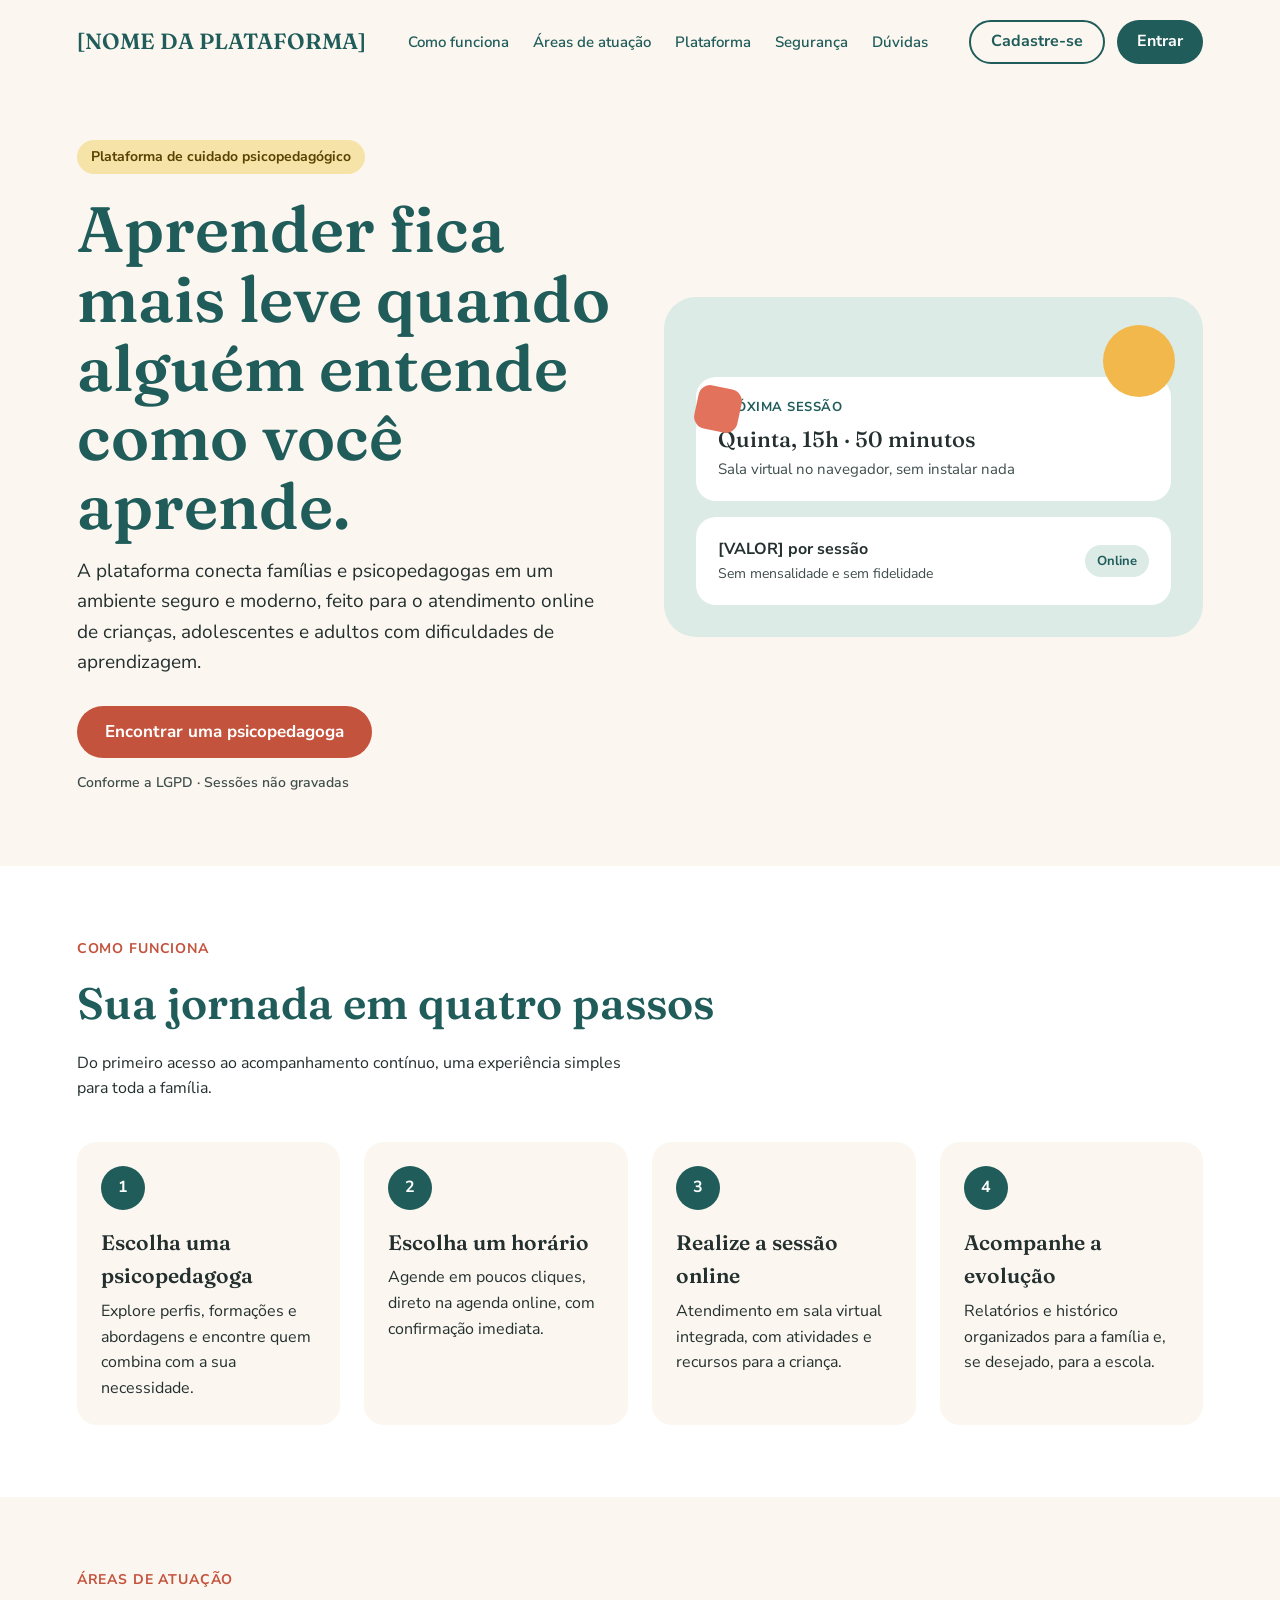
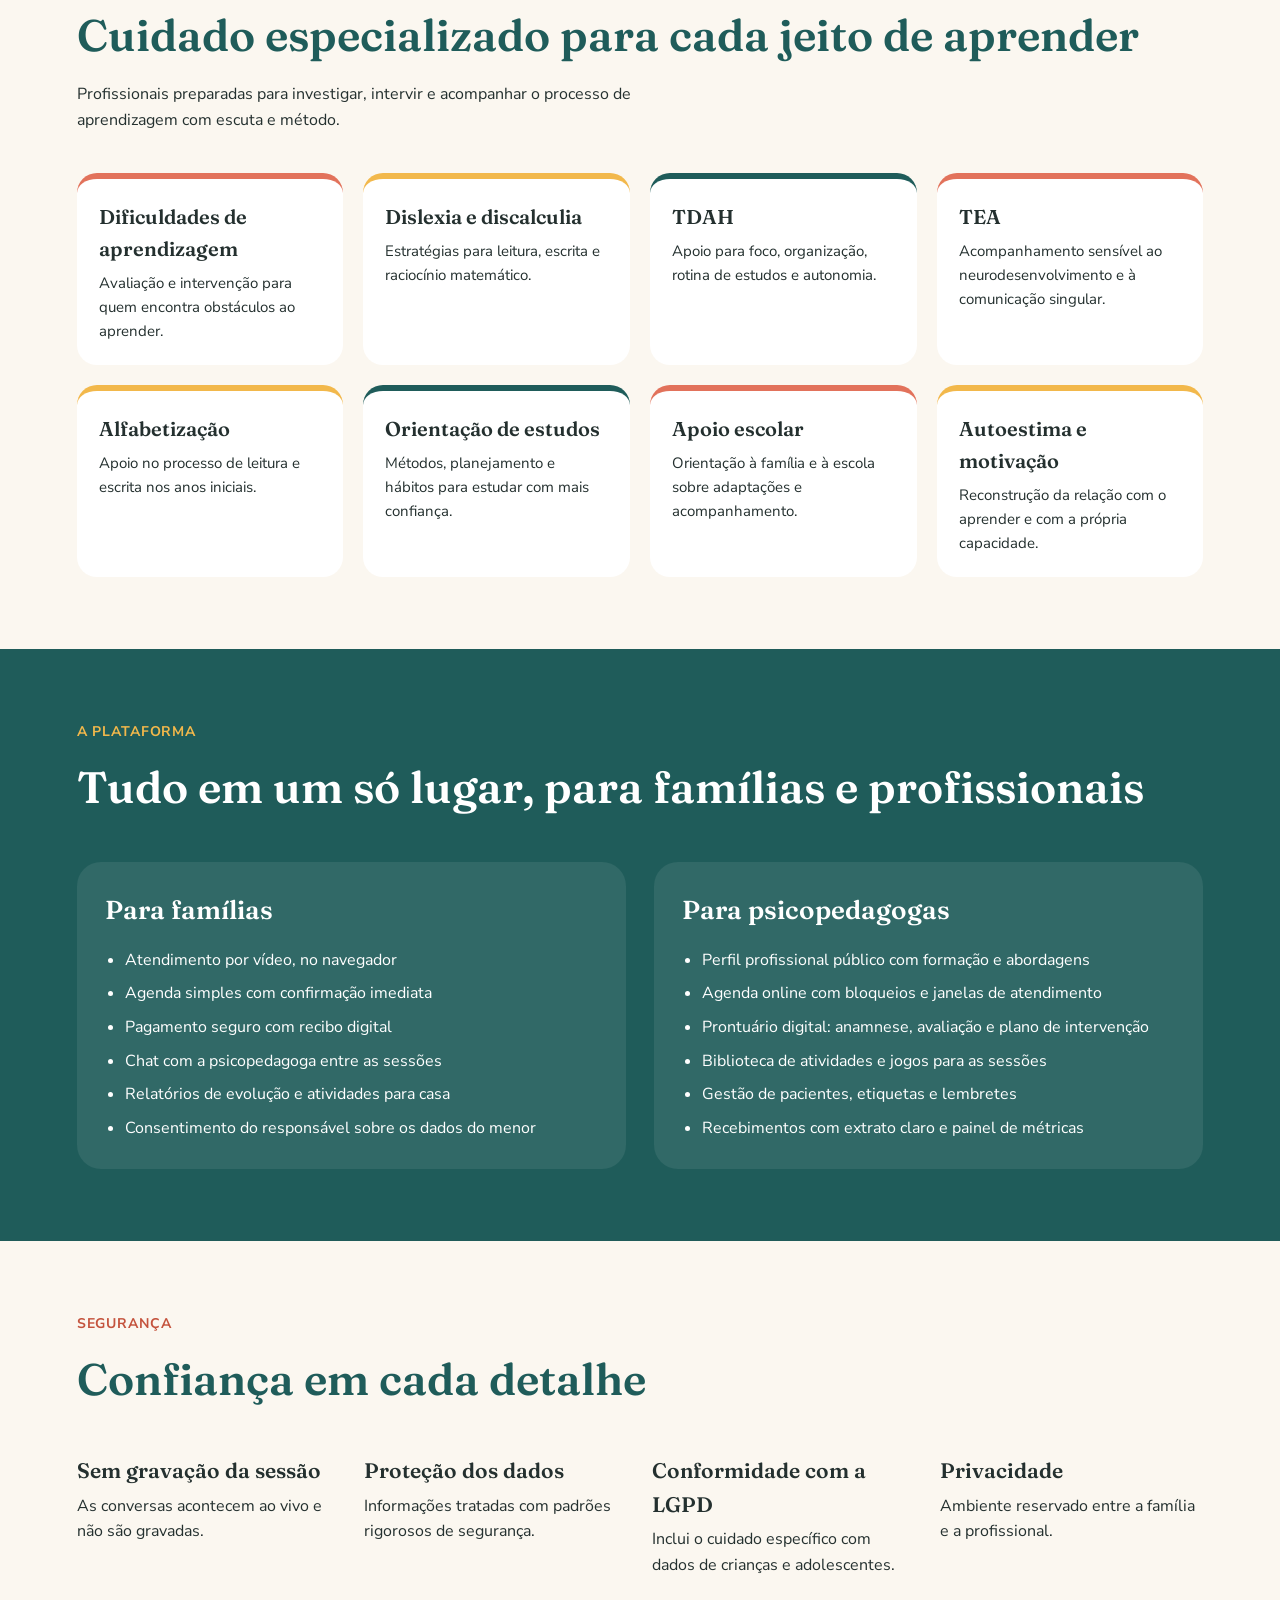
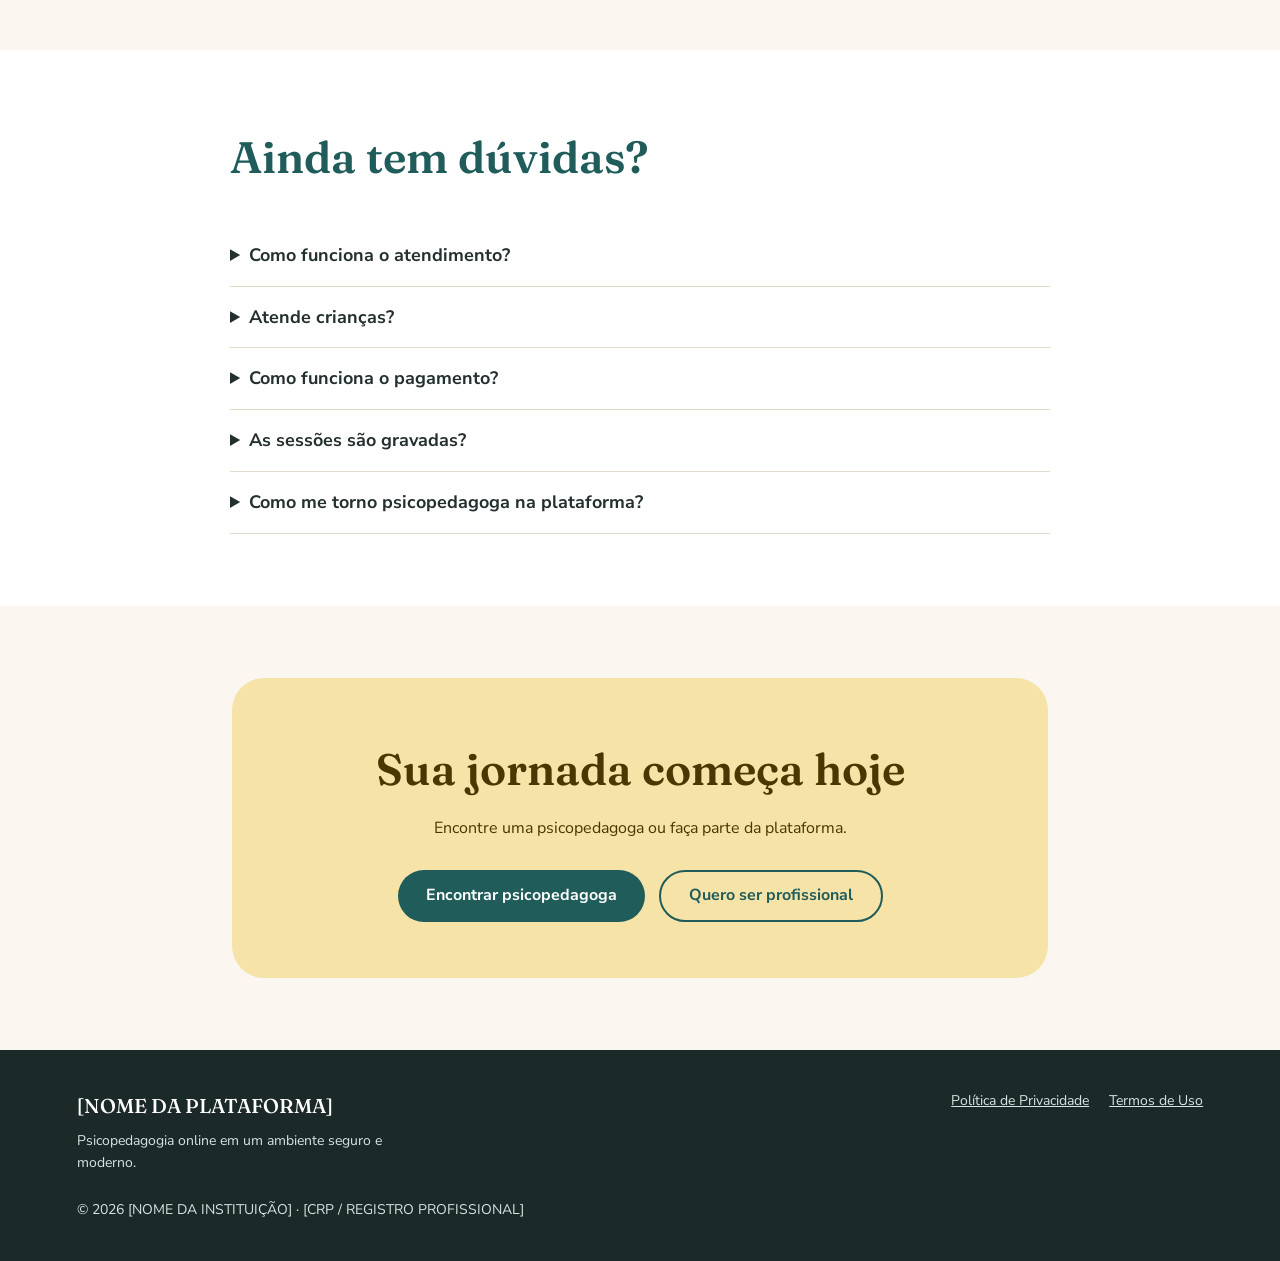
<file: landing.html>
<!DOCTYPE html>
<html lang="pt-BR">
<head>
  <meta charset="UTF-8">
  <link rel="icon" type="image/png" href="favicon-katia.png">
  <meta name="viewport" content="width=device-width, initial-scale=1">
  <title>Plataforma de Psicopedagogia</title>
  <link rel="stylesheet" href="CSS/landing.css">
</head>
<body>
  <div class="st-1" data-canvas-width="1360" data-canvas-height="3400" data-document-role="page" data-label="Landing page">
    <header class="st-2">
      <a href="#top" class="st-3">[NOME DA PLATAFORMA]</a>
      <nav class="st-4">
        <a href="#como-funciona" class="st-5">Como funciona</a> <a href="#areas" class="st-5">Áreas de atuação</a> <a href="#plataforma" class="st-5">Plataforma</a> <a href="#seguranca" class="st-5">Segurança</a> <a href="#faq" class="st-5">Dúvidas</a>
      </nav>
      <div class="st-6">
        <a href="#cadastro" class="st-7">Cadastre-se</a> <a href="#entrar" class="st-8">Entrar</a>
      </div>
    </header>
    <section id="top" class="st-9">
      <div>
        <div class="st-10">
          Plataforma de cuidado psicopedagógico
        </div>
        <h1 class="st-11">Aprender fica mais leve quando alguém entende como você aprende.</h1> <p class="st-12">A plataforma conecta famílias e psicopedagogas em um ambiente seguro e moderno, feito para o atendimento online de crianças, adolescentes e adultos com dificuldades de aprendizagem.</p>
        <div class="st-13">
          <a href="#cadastro" class="st-14">Encontrar uma psicopedagoga</a> <span class="st-15">Conforme a LGPD · Sessões não gravadas</span>
        </div>
      </div>
      <div class="st-16">
        <div class="st-17">
        </div>
        <div class="st-18">
        </div>
        <div class="st-19">
          <div class="st-20">
            PRÓXIMA SESSÃO
          </div>
          <div class="st-21">
            Quinta, 15h · 50 minutos
          </div>
          <div class="st-22">
            Sala virtual no navegador, sem instalar nada
          </div>
        </div>
        <div class="st-23">
          <div>
            <div class="st-24">
              [VALOR] por sessão
            </div>
            <div class="st-25">
              Sem mensalidade e sem fidelidade
            </div>
          </div>
          <div class="st-26">
            Online
          </div>
        </div>
      </div>
    </section>
    <section id="como-funciona" class="st-27">
      <div class="st-28">
        <div class="st-29">
          COMO FUNCIONA
        </div>
        <h2 class="st-30">Sua jornada em quatro passos</h2> <p class="st-31">Do primeiro acesso ao acompanhamento contínuo, uma experiência simples para toda a família.</p>
        <div class="st-32">
          <div class="st-33">
            <div class="st-34">
              1
            </div>
            <h3 class="st-35">Escolha uma psicopedagoga</h3><p class="st-36">Explore perfis, formações e abordagens e encontre quem combina com a sua necessidade.</p>
          </div>
          <div class="st-33">
            <div class="st-34">
              2
            </div>
            <h3 class="st-35">Escolha um horário</h3><p class="st-36">Agende em poucos cliques, direto na agenda online, com confirmação imediata.</p>
          </div>
          <div class="st-33">
            <div class="st-34">
              3
            </div>
            <h3 class="st-35">Realize a sessão online</h3><p class="st-36">Atendimento em sala virtual integrada, com atividades e recursos para a criança.</p>
          </div>
          <div class="st-33">
            <div class="st-34">
              4
            </div>
            <h3 class="st-35">Acompanhe a evolução</h3><p class="st-36">Relatórios e histórico organizados para a família e, se desejado, para a escola.</p>
          </div>
        </div>
      </div>
    </section>
    <section id="areas" class="st-37">
      <div class="st-28">
        <div class="st-29">
          ÁREAS DE ATUAÇÃO
        </div>
        <h2 class="st-30">Cuidado especializado para cada jeito de aprender</h2> <p class="st-38">Profissionais preparadas para investigar, intervir e acompanhar o processo de aprendizagem com escuta e método.</p>
        <div class="st-39">
          <div class="st-40">
            <h3 class="st-41">Dificuldades de aprendizagem</h3><p class="st-42">Avaliação e intervenção para quem encontra obstáculos ao aprender.</p>
          </div>
          <div class="st-43">
            <h3 class="st-41">Dislexia e discalculia</h3><p class="st-42">Estratégias para leitura, escrita e raciocínio matemático.</p>
          </div>
          <div class="st-44">
            <h3 class="st-41">TDAH</h3><p class="st-42">Apoio para foco, organização, rotina de estudos e autonomia.</p>
          </div>
          <div class="st-40">
            <h3 class="st-41">TEA</h3><p class="st-42">Acompanhamento sensível ao neurodesenvolvimento e à comunicação singular.</p>
          </div>
          <div class="st-43">
            <h3 class="st-41">Alfabetização</h3><p class="st-42">Apoio no processo de leitura e escrita nos anos iniciais.</p>
          </div>
          <div class="st-44">
            <h3 class="st-41">Orientação de estudos</h3><p class="st-42">Métodos, planejamento e hábitos para estudar com mais confiança.</p>
          </div>
          <div class="st-40">
            <h3 class="st-41">Apoio escolar</h3><p class="st-42">Orientação à família e à escola sobre adaptações e acompanhamento.</p>
          </div>
          <div class="st-43">
            <h3 class="st-41">Autoestima e motivação</h3><p class="st-42">Reconstrução da relação com o aprender e com a própria capacidade.</p>
          </div>
        </div>
      </div>
    </section>
    <section id="plataforma" class="st-45">
      <div class="st-28">
        <div class="st-46">
          A PLATAFORMA
        </div>
        <h2 class="st-47">Tudo em um só lugar, para famílias e profissionais</h2>
        <div class="st-48">
          <div class="st-49">
            <h3 class="st-50">Para famílias</h3>
            <ul class="st-51">
              <li>
                Atendimento por vídeo, no navegador
              </li>
              <li>
                Agenda simples com confirmação imediata
              </li>
              <li>
                Pagamento seguro com recibo digital
              </li>
              <li>
                Chat com a psicopedagoga entre as sessões
              </li>
              <li>
                Relatórios de evolução e atividades para casa
              </li>
              <li>
                Consentimento do responsável sobre os dados do menor
              </li>
            </ul>
          </div>
          <div class="st-49">
            <h3 class="st-50">Para psicopedagogas</h3>
            <ul class="st-51">
              <li>
                Perfil profissional público com formação e abordagens
              </li>
              <li>
                Agenda online com bloqueios e janelas de atendimento
              </li>
              <li>
                Prontuário digital: anamnese, avaliação e plano de intervenção
              </li>
              <li>
                Biblioteca de atividades e jogos para as sessões
              </li>
              <li>
                Gestão de pacientes, etiquetas e lembretes
              </li>
              <li>
                Recebimentos com extrato claro e painel de métricas
              </li>
            </ul>
          </div>
        </div>
      </div>
    </section>
    <section id="seguranca" class="st-37">
      <div class="st-28">
        <div class="st-29">
          SEGURANÇA
        </div>
        <h2 class="st-52">Confiança em cada detalhe</h2>
        <div class="st-32">
          <div>
            <h3 class="st-53">Sem gravação da sessão</h3><p class="st-36">As conversas acontecem ao vivo e não são gravadas.</p>
          </div>
          <div>
            <h3 class="st-53">Proteção dos dados</h3><p class="st-36">Informações tratadas com padrões rigorosos de segurança.</p>
          </div>
          <div>
            <h3 class="st-53">Conformidade com a LGPD</h3><p class="st-36">Inclui o cuidado específico com dados de crianças e adolescentes.</p>
          </div>
          <div>
            <h3 class="st-53">Privacidade</h3><p class="st-36">Ambiente reservado entre a família e a profissional.</p>
          </div>
        </div>
      </div>
    </section>
    <section id="faq" class="st-27">
      <div class="st-54">
        <h2 class="st-55">Ainda tem dúvidas?</h2>
        <details class="st-56">
          <summary class="st-57">Como funciona o atendimento?</summary><p class="st-58">Os atendimentos acontecem online, em uma sala virtual integrada. Você escolhe a profissional, agenda um horário e realiza a sessão pelo navegador.</p>
        </details>
        <details class="st-56">
          <summary class="st-57">Atende crianças?</summary><p class="st-58">Sim. O cadastro é feito pelo responsável, que acompanha o processo e autoriza o tratamento dos dados da criança ou do adolescente.</p>
        </details>
        <details class="st-56">
          <summary class="st-57">Como funciona o pagamento?</summary><p class="st-58">O pagamento é feito online, a cada sessão agendada, sem mensalidade. O valor vigente é sempre o exibido no momento do agendamento. [DEFINIR POLÍTICA DE CANCELAMENTO]</p>
        </details>
        <details class="st-56">
          <summary class="st-57">As sessões são gravadas?</summary><p class="st-58">Não. As sessões acontecem ao vivo e não são gravadas, preservando o sigilo.</p>
        </details>
        <details class="st-56">
          <summary class="st-57">Como me torno psicopedagoga na plataforma?</summary><p class="st-58">Basta se cadastrar, montar seu perfil profissional e passar a receber pacientes com agenda, prontuário e recebimentos integrados.</p>
        </details>
      </div>
    </section>
    <section id="cadastro" class="st-59">
      <div class="st-60">
        <h2 class="st-61">Sua jornada começa hoje</h2> <p class="st-62">Encontre uma psicopedagoga ou faça parte da plataforma.</p>
        <div class="st-63">
          <a href="#entrar" class="st-64">Encontrar psicopedagoga</a> <a href="#entrar" class="st-65">Quero ser profissional</a>
        </div>
      </div>
    </section>
    <footer class="st-66">
      <div class="st-67">
        <div class="st-68">
          [NOME DA PLATAFORMA]
        </div>
        <p class="st-69">Psicopedagogia online em um ambiente seguro e moderno.</p>
      </div>
      <div class="st-70">
        <a href="#politica" class="st-71">Política de Privacidade</a><a href="#termos" class="st-71">Termos de Uso</a>
      </div>
      <div class="st-72">
        © 2026 [NOME DA INSTITUIÇÃO] · [CRP / REGISTRO PROFISSIONAL]
      </div>
    </footer>
  </div>
</body>
</html>
</file>
<file: CSS/landing.css>
/* Landing page: fontes, responsivo e estilos das seções */

/* vietnamese */
@font-face {
  font-family: 'Fraunces';
  font-style: normal;
  font-weight: 500;
  font-display: swap;
  src: url(https://fonts.gstatic.com/s/fraunces/v38/6NUu8FyLNQOQZAnv9bYEvDiIdE9Ea92uemAk_WBq8U_9v0c2Wa0K7iN7hzFUPJH58nib14c0qv86Rg.woff2) format('woff2');
  unicode-range: U+0102-0103, U+0110-0111, U+0128-0129, U+0168-0169, U+01A0-01A1, U+01AF-01B0, U+0300-0301, U+0303-0304, U+0308-0309, U+0323, U+0329, U+1EA0-1EF9, U+20AB;
}
/* latin-ext */
@font-face {
  font-family: 'Fraunces';
  font-style: normal;
  font-weight: 500;
  font-display: swap;
  src: url(https://fonts.gstatic.com/s/fraunces/v38/6NUu8FyLNQOQZAnv9bYEvDiIdE9Ea92uemAk_WBq8U_9v0c2Wa0K7iN7hzFUPJH58nib14c1qv86Rg.woff2) format('woff2');
  unicode-range: U+0100-02BA, U+02BD-02C5, U+02C7-02CC, U+02CE-02D7, U+02DD-02FF, U+0304, U+0308, U+0329, U+1D00-1DBF, U+1E00-1E9F, U+1EF2-1EFF, U+2020, U+20A0-20AB, U+20AD-20C4, U+2113, U+2C60-2C7F, U+A720-A7FF;
}
/* latin */
@font-face {
  font-family: 'Fraunces';
  font-style: normal;
  font-weight: 500;
  font-display: swap;
  src: url("../fonts/fraunces-latin.woff2") format('woff2');
  unicode-range: U+0000-00FF, U+0131, U+0152-0153, U+02BB-02BC, U+02C6, U+02DA, U+02DC, U+0304, U+0308, U+0329, U+2000-206F, U+20AC, U+2122, U+2191, U+2193, U+2212, U+2215, U+FEFF, U+FFFD;
}
/* vietnamese */
@font-face {
  font-family: 'Fraunces';
  font-style: normal;
  font-weight: 600;
  font-display: swap;
  src: url(https://fonts.gstatic.com/s/fraunces/v38/6NUu8FyLNQOQZAnv9bYEvDiIdE9Ea92uemAk_WBq8U_9v0c2Wa0K7iN7hzFUPJH58nib14c0qv86Rg.woff2) format('woff2');
  unicode-range: U+0102-0103, U+0110-0111, U+0128-0129, U+0168-0169, U+01A0-01A1, U+01AF-01B0, U+0300-0301, U+0303-0304, U+0308-0309, U+0323, U+0329, U+1EA0-1EF9, U+20AB;
}
/* latin-ext */
@font-face {
  font-family: 'Fraunces';
  font-style: normal;
  font-weight: 600;
  font-display: swap;
  src: url(https://fonts.gstatic.com/s/fraunces/v38/6NUu8FyLNQOQZAnv9bYEvDiIdE9Ea92uemAk_WBq8U_9v0c2Wa0K7iN7hzFUPJH58nib14c1qv86Rg.woff2) format('woff2');
  unicode-range: U+0100-02BA, U+02BD-02C5, U+02C7-02CC, U+02CE-02D7, U+02DD-02FF, U+0304, U+0308, U+0329, U+1D00-1DBF, U+1E00-1E9F, U+1EF2-1EFF, U+2020, U+20A0-20AB, U+20AD-20C4, U+2113, U+2C60-2C7F, U+A720-A7FF;
}
/* latin */
@font-face {
  font-family: 'Fraunces';
  font-style: normal;
  font-weight: 600;
  font-display: swap;
  src: url("../fonts/fraunces-latin.woff2") format('woff2');
  unicode-range: U+0000-00FF, U+0131, U+0152-0153, U+02BB-02BC, U+02C6, U+02DA, U+02DC, U+0304, U+0308, U+0329, U+2000-206F, U+20AC, U+2122, U+2191, U+2193, U+2212, U+2215, U+FEFF, U+FFFD;
}
/* cyrillic-ext */
@font-face {
  font-family: 'Nunito Sans';
  font-style: normal;
  font-weight: 400;
  font-stretch: 100%;
  font-display: swap;
  src: url(https://fonts.gstatic.com/s/nunitosans/v19/pe0TMImSLYBIv1o4X1M8ce2xCx3yop4tQpF_MeTm0lfGWVpNn64CL7U8upHZIbMV51Q42ptCp7t4R-tCKQ.woff2) format('woff2');
  unicode-range: U+0460-052F, U+1C80-1C8A, U+20B4, U+2DE0-2DFF, U+A640-A69F, U+FE2E-FE2F;
}
/* cyrillic */
@font-face {
  font-family: 'Nunito Sans';
  font-style: normal;
  font-weight: 400;
  font-stretch: 100%;
  font-display: swap;
  src: url(https://fonts.gstatic.com/s/nunitosans/v19/pe0TMImSLYBIv1o4X1M8ce2xCx3yop4tQpF_MeTm0lfGWVpNn64CL7U8upHZIbMV51Q42ptCp7txR-tCKQ.woff2) format('woff2');
  unicode-range: U+0301, U+0400-045F, U+0490-0491, U+04B0-04B1, U+2116;
}
/* vietnamese */
@font-face {
  font-family: 'Nunito Sans';
  font-style: normal;
  font-weight: 400;
  font-stretch: 100%;
  font-display: swap;
  src: url(https://fonts.gstatic.com/s/nunitosans/v19/pe0TMImSLYBIv1o4X1M8ce2xCx3yop4tQpF_MeTm0lfGWVpNn64CL7U8upHZIbMV51Q42ptCp7t6R-tCKQ.woff2) format('woff2');
  unicode-range: U+0102-0103, U+0110-0111, U+0128-0129, U+0168-0169, U+01A0-01A1, U+01AF-01B0, U+0300-0301, U+0303-0304, U+0308-0309, U+0323, U+0329, U+1EA0-1EF9, U+20AB;
}
/* latin-ext */
@font-face {
  font-family: 'Nunito Sans';
  font-style: normal;
  font-weight: 400;
  font-stretch: 100%;
  font-display: swap;
  src: url(https://fonts.gstatic.com/s/nunitosans/v19/pe0TMImSLYBIv1o4X1M8ce2xCx3yop4tQpF_MeTm0lfGWVpNn64CL7U8upHZIbMV51Q42ptCp7t7R-tCKQ.woff2) format('woff2');
  unicode-range: U+0100-02BA, U+02BD-02C5, U+02C7-02CC, U+02CE-02D7, U+02DD-02FF, U+0304, U+0308, U+0329, U+1D00-1DBF, U+1E00-1E9F, U+1EF2-1EFF, U+2020, U+20A0-20AB, U+20AD-20C4, U+2113, U+2C60-2C7F, U+A720-A7FF;
}
/* latin */
@font-face {
  font-family: 'Nunito Sans';
  font-style: normal;
  font-weight: 400;
  font-stretch: 100%;
  font-display: swap;
  src: url("../fonts/nunito-sans-latin.woff2") format('woff2');
  unicode-range: U+0000-00FF, U+0131, U+0152-0153, U+02BB-02BC, U+02C6, U+02DA, U+02DC, U+0304, U+0308, U+0329, U+2000-206F, U+20AC, U+2122, U+2191, U+2193, U+2212, U+2215, U+FEFF, U+FFFD;
}
/* cyrillic-ext */
@font-face {
  font-family: 'Nunito Sans';
  font-style: normal;
  font-weight: 600;
  font-stretch: 100%;
  font-display: swap;
  src: url(https://fonts.gstatic.com/s/nunitosans/v19/pe0TMImSLYBIv1o4X1M8ce2xCx3yop4tQpF_MeTm0lfGWVpNn64CL7U8upHZIbMV51Q42ptCp7t4R-tCKQ.woff2) format('woff2');
  unicode-range: U+0460-052F, U+1C80-1C8A, U+20B4, U+2DE0-2DFF, U+A640-A69F, U+FE2E-FE2F;
}
/* cyrillic */
@font-face {
  font-family: 'Nunito Sans';
  font-style: normal;
  font-weight: 600;
  font-stretch: 100%;
  font-display: swap;
  src: url(https://fonts.gstatic.com/s/nunitosans/v19/pe0TMImSLYBIv1o4X1M8ce2xCx3yop4tQpF_MeTm0lfGWVpNn64CL7U8upHZIbMV51Q42ptCp7txR-tCKQ.woff2) format('woff2');
  unicode-range: U+0301, U+0400-045F, U+0490-0491, U+04B0-04B1, U+2116;
}
/* vietnamese */
@font-face {
  font-family: 'Nunito Sans';
  font-style: normal;
  font-weight: 600;
  font-stretch: 100%;
  font-display: swap;
  src: url(https://fonts.gstatic.com/s/nunitosans/v19/pe0TMImSLYBIv1o4X1M8ce2xCx3yop4tQpF_MeTm0lfGWVpNn64CL7U8upHZIbMV51Q42ptCp7t6R-tCKQ.woff2) format('woff2');
  unicode-range: U+0102-0103, U+0110-0111, U+0128-0129, U+0168-0169, U+01A0-01A1, U+01AF-01B0, U+0300-0301, U+0303-0304, U+0308-0309, U+0323, U+0329, U+1EA0-1EF9, U+20AB;
}
/* latin-ext */
@font-face {
  font-family: 'Nunito Sans';
  font-style: normal;
  font-weight: 600;
  font-stretch: 100%;
  font-display: swap;
  src: url(https://fonts.gstatic.com/s/nunitosans/v19/pe0TMImSLYBIv1o4X1M8ce2xCx3yop4tQpF_MeTm0lfGWVpNn64CL7U8upHZIbMV51Q42ptCp7t7R-tCKQ.woff2) format('woff2');
  unicode-range: U+0100-02BA, U+02BD-02C5, U+02C7-02CC, U+02CE-02D7, U+02DD-02FF, U+0304, U+0308, U+0329, U+1D00-1DBF, U+1E00-1E9F, U+1EF2-1EFF, U+2020, U+20A0-20AB, U+20AD-20C4, U+2113, U+2C60-2C7F, U+A720-A7FF;
}
/* latin */
@font-face {
  font-family: 'Nunito Sans';
  font-style: normal;
  font-weight: 600;
  font-stretch: 100%;
  font-display: swap;
  src: url("../fonts/nunito-sans-latin.woff2") format('woff2');
  unicode-range: U+0000-00FF, U+0131, U+0152-0153, U+02BB-02BC, U+02C6, U+02DA, U+02DC, U+0304, U+0308, U+0329, U+2000-206F, U+20AC, U+2122, U+2191, U+2193, U+2212, U+2215, U+FEFF, U+FFFD;
}
/* cyrillic-ext */
@font-face {
  font-family: 'Nunito Sans';
  font-style: normal;
  font-weight: 700;
  font-stretch: 100%;
  font-display: swap;
  src: url(https://fonts.gstatic.com/s/nunitosans/v19/pe0TMImSLYBIv1o4X1M8ce2xCx3yop4tQpF_MeTm0lfGWVpNn64CL7U8upHZIbMV51Q42ptCp7t4R-tCKQ.woff2) format('woff2');
  unicode-range: U+0460-052F, U+1C80-1C8A, U+20B4, U+2DE0-2DFF, U+A640-A69F, U+FE2E-FE2F;
}
/* cyrillic */
@font-face {
  font-family: 'Nunito Sans';
  font-style: normal;
  font-weight: 700;
  font-stretch: 100%;
  font-display: swap;
  src: url(https://fonts.gstatic.com/s/nunitosans/v19/pe0TMImSLYBIv1o4X1M8ce2xCx3yop4tQpF_MeTm0lfGWVpNn64CL7U8upHZIbMV51Q42ptCp7txR-tCKQ.woff2) format('woff2');
  unicode-range: U+0301, U+0400-045F, U+0490-0491, U+04B0-04B1, U+2116;
}
/* vietnamese */
@font-face {
  font-family: 'Nunito Sans';
  font-style: normal;
  font-weight: 700;
  font-stretch: 100%;
  font-display: swap;
  src: url(https://fonts.gstatic.com/s/nunitosans/v19/pe0TMImSLYBIv1o4X1M8ce2xCx3yop4tQpF_MeTm0lfGWVpNn64CL7U8upHZIbMV51Q42ptCp7t6R-tCKQ.woff2) format('woff2');
  unicode-range: U+0102-0103, U+0110-0111, U+0128-0129, U+0168-0169, U+01A0-01A1, U+01AF-01B0, U+0300-0301, U+0303-0304, U+0308-0309, U+0323, U+0329, U+1EA0-1EF9, U+20AB;
}
/* latin-ext */
@font-face {
  font-family: 'Nunito Sans';
  font-style: normal;
  font-weight: 700;
  font-stretch: 100%;
  font-display: swap;
  src: url(https://fonts.gstatic.com/s/nunitosans/v19/pe0TMImSLYBIv1o4X1M8ce2xCx3yop4tQpF_MeTm0lfGWVpNn64CL7U8upHZIbMV51Q42ptCp7t7R-tCKQ.woff2) format('woff2');
  unicode-range: U+0100-02BA, U+02BD-02C5, U+02C7-02CC, U+02CE-02D7, U+02DD-02FF, U+0304, U+0308, U+0329, U+1D00-1DBF, U+1E00-1E9F, U+1EF2-1EFF, U+2020, U+20A0-20AB, U+20AD-20C4, U+2113, U+2C60-2C7F, U+A720-A7FF;
}
/* latin */
@font-face {
  font-family: 'Nunito Sans';
  font-style: normal;
  font-weight: 700;
  font-stretch: 100%;
  font-display: swap;
  src: url("../fonts/nunito-sans-latin.woff2") format('woff2');
  unicode-range: U+0000-00FF, U+0131, U+0152-0153, U+02BB-02BC, U+02C6, U+02DA, U+02DC, U+0304, U+0308, U+0329, U+2000-206F, U+20AC, U+2122, U+2191, U+2193, U+2212, U+2215, U+FEFF, U+FFFD;
}

body {
  margin:0;
}
a {
  color:#1F5C5A;
}
a:hover {
  color:#E2725B;
}
summary {
  cursor:pointer;
}
img,svg {
  max-width:100%;
}
@media (min-width:721px) and (max-width:1024px) {
  section {
    padding-top:56px !important;
    padding-bottom:56px !important;
  }
  #top {
    padding-top:40px !important;
  }
}
@media (max-width:720px) {
  header {
    padding:14px 5vw !important;
    gap:10px !important;
  }
  nav {
    order:3;
    width:100%;
    flex-wrap:nowrap !important;
    overflow-x:auto;
    gap:20px !important;
    -webkit-overflow-scrolling:touch;
  }
  nav a {
    padding:12px 0;
    white-space:nowrap;
  }
  section {
    padding:48px 5vw !important;
  }
  #top {
    padding-top:28px !important;
    gap:32px !important;
  }
  #top a {
    width:100%;
    justify-content:center;
  }
  #top > div:last-child {
    min-height:280px !important;
    padding:20px !important;
  }
  #cadastro > div {
    padding:36px 20px !important;
  }
  #cadastro a {
    width:100%;
    justify-content:center;
  }
  footer {
    padding:32px 5vw !important;
  }
}
@media (max-width:420px) {
  header > div a {
    padding:0 14px !important;
    font-size:14px;
  }
}

/* Estilos das seções (antes em style="") */
.st-1 {
  font-family: 'Nunito Sans', sans-serif;
  color: #24302F;
  background: #FBF7F0;
  line-height: 1.6;
}

.st-2 {
  display: flex;
  flex-wrap: wrap;
  align-items: center;
  justify-content: space-between;
  gap: 16px;
  padding: 20px 6vw;
}

.st-3 {
  font-family: 'Fraunces', serif;
  font-size: 22px;
  font-weight: 600;
  color: #1F5C5A;
  text-decoration: none;
}

.st-4 {
  display: flex;
  flex-wrap: wrap;
  gap: 24px;
  font-size: 15px;
  font-weight: 600;
}

.st-5 {
  text-decoration: none;
}

.st-6 {
  display: flex;
  gap: 12px;
}

.st-7 {
  min-height: 44px;
  box-sizing: border-box;
  display: inline-flex;
  align-items: center;
  padding: 0 20px;
  font-weight: 700;
  text-decoration: none;
  color: #1F5C5A;
  border: 2px solid #1F5C5A;
  border-radius: 999px;
}

.st-8 {
  min-height: 44px;
  box-sizing: border-box;
  display: inline-flex;
  align-items: center;
  padding: 0 20px;
  font-weight: 700;
  text-decoration: none;
  color: #FFFFFF;
  background: #1F5C5A;
  border-radius: 999px;
}

.st-9 {
  display: grid;
  grid-template-columns: repeat(auto-fit, minmax(min(320px, 100%), 1fr));
  gap: 48px;
  align-items: center;
  padding: 56px 6vw 72px;
  max-width: 1280px;
  margin: 0 auto;
}

.st-10 {
  display: inline-block;
  padding: 6px 14px;
  background: #F6E3A8;
  color: #5A4300;
  font-size: 14px;
  font-weight: 700;
  border-radius: 999px;
}

.st-11 {
  font-family: 'Fraunces', serif;
  font-size: clamp(38px, 5.5vw, 64px);
  line-height: 1.08;
  margin: 20px 0 16px;
  color: #1F5C5A;
}

.st-12 {
  font-size: 19px;
  margin: 0 0 28px;
  max-width: 520px;
}

.st-13 {
  display: flex;
  flex-wrap: wrap;
  gap: 14px;
  align-items: center;
}

.st-14 {
  min-height: 52px;
  box-sizing: border-box;
  display: inline-flex;
  align-items: center;
  padding: 0 28px;
  font-size: 17px;
  font-weight: 700;
  text-decoration: none;
  color: #FFFFFF;
  background: #C4533D;
  border-radius: 999px;
}

.st-15 {
  font-size: 14px;
  font-weight: 600;
  color: #3F4E4C;
}

.st-16 {
  position: relative;
  min-height: 340px;
  background: #DCEBE6;
  border-radius: 32px;
  padding: 32px;
  box-sizing: border-box;
  display: flex;
  flex-direction: column;
  justify-content: flex-end;
  gap: 16px;
}

.st-17 {
  position: absolute;
  top: 28px;
  right: 28px;
  width: 72px;
  height: 72px;
  border-radius: 50%;
  background: #F2B84B;
}

.st-18 {
  position: absolute;
  top: 90px;
  left: 32px;
  width: 44px;
  height: 44px;
  border-radius: 12px;
  background: #E2725B;
  transform: rotate(12deg);
}

.st-19 {
  background: #FFFFFF;
  border-radius: 20px;
  padding: 20px 22px;
}

.st-20 {
  font-size: 13px;
  font-weight: 700;
  color: #1F5C5A;
  letter-spacing: 0.04em;
}

.st-21 {
  font-family: 'Fraunces', serif;
  font-size: 22px;
  margin-top: 4px;
}

.st-22 {
  font-size: 15px;
  color: #3F4E4C;
}

.st-23 {
  background: #FFFFFF;
  border-radius: 20px;
  padding: 20px 22px;
  display: flex;
  justify-content: space-between;
  align-items: center;
  gap: 16px;
}

.st-24 {
  font-weight: 700;
}

.st-25 {
  font-size: 14px;
  color: #3F4E4C;
}

.st-26 {
  font-size: 13px;
  font-weight: 700;
  color: #1F5C5A;
  background: #DCEBE6;
  padding: 6px 12px;
  border-radius: 999px;
}

.st-27 {
  background: #FFFFFF;
  padding: 72px 6vw;
}

.st-28 {
  max-width: 1280px;
  margin: 0 auto;
}

.st-29 {
  font-size: 14px;
  font-weight: 700;
  color: #C4533D;
  letter-spacing: 0.06em;
}

.st-30 {
  font-family: 'Fraunces', serif;
  font-size: clamp(30px, 4vw, 44px);
  margin: 8px 0 12px;
  color: #1F5C5A;
}

.st-31 {
  margin: 0 0 40px;
  max-width: 560px;
}

.st-32 {
  display: grid;
  grid-template-columns: repeat(auto-fit, minmax(240px, 1fr));
  gap: 24px;
}

.st-33 {
  padding: 24px;
  border-radius: 20px;
  background: #FBF7F0;
}

.st-34 {
  width: 44px;
  height: 44px;
  border-radius: 50%;
  background: #1F5C5A;
  color: #FFFFFF;
  display: flex;
  align-items: center;
  justify-content: center;
  font-weight: 700;
}

.st-35 {
  font-family: 'Fraunces', serif;
  font-size: 21px;
  margin: 16px 0 6px;
}

.st-36 {
  margin: 0;
}

.st-37 {
  padding: 72px 6vw;
}

.st-38 {
  margin: 0 0 40px;
  max-width: 600px;
}

.st-39 {
  display: grid;
  grid-template-columns: repeat(auto-fit, minmax(250px, 1fr));
  gap: 20px;
}

.st-40 {
  background: #FFFFFF;
  border-radius: 20px;
  padding: 22px;
  border-top: 6px solid #E2725B;
}

.st-41 {
  font-family: 'Fraunces', serif;
  font-size: 20px;
  margin: 0 0 6px;
}

.st-42 {
  margin: 0;
  font-size: 15px;
}

.st-43 {
  background: #FFFFFF;
  border-radius: 20px;
  padding: 22px;
  border-top: 6px solid #F2B84B;
}

.st-44 {
  background: #FFFFFF;
  border-radius: 20px;
  padding: 22px;
  border-top: 6px solid #1F5C5A;
}

.st-45 {
  background: #1F5C5A;
  color: #FFFFFF;
  padding: 72px 6vw;
}

.st-46 {
  font-size: 14px;
  font-weight: 700;
  color: #F2B84B;
  letter-spacing: 0.06em;
}

.st-47 {
  font-family: 'Fraunces', serif;
  font-size: clamp(30px, 4vw, 44px);
  margin: 8px 0 40px;
}

.st-48 {
  display: grid;
  grid-template-columns: repeat(auto-fit, minmax(min(300px, 100%), 1fr));
  gap: 28px;
}

.st-49 {
  background: rgba(255,255,255,0.08);
  border-radius: 24px;
  padding: 28px;
}

.st-50 {
  font-family: 'Fraunces', serif;
  font-size: 26px;
  margin: 0 0 16px;
}

.st-51 {
  margin: 0;
  padding-left: 20px;
  display: flex;
  flex-direction: column;
  gap: 8px;
}

.st-52 {
  font-family: 'Fraunces', serif;
  font-size: clamp(30px, 4vw, 44px);
  margin: 8px 0 40px;
  color: #1F5C5A;
}

.st-53 {
  font-family: 'Fraunces', serif;
  font-size: 21px;
  margin: 0 0 6px;
}

.st-54 {
  max-width: 820px;
  margin: 0 auto;
}

.st-55 {
  font-family: 'Fraunces', serif;
  font-size: clamp(30px, 4vw, 44px);
  margin: 0 0 32px;
  color: #1F5C5A;
}

.st-56 {
  border-bottom: 1px solid #E3DCCD;
  padding: 16px 0;
}

.st-57 {
  font-weight: 700;
  font-size: 18px;
}

.st-58 {
  margin: 10px 0 0;
}

.st-59 {
  padding: 72px 6vw;
  text-align: center;
}

.st-60 {
  max-width: 760px;
  margin: 0 auto;
  background: #F6E3A8;
  border-radius: 32px;
  padding: 56px 28px;
}

.st-61 {
  font-family: 'Fraunces', serif;
  font-size: clamp(30px, 4vw, 44px);
  margin: 0 0 12px;
  color: #4A3700;
}

.st-62 {
  margin: 0 0 28px;
  color: #4A3700;
}

.st-63 {
  display: flex;
  flex-wrap: wrap;
  gap: 14px;
  justify-content: center;
}

.st-64 {
  min-height: 52px;
  box-sizing: border-box;
  display: inline-flex;
  align-items: center;
  padding: 0 28px;
  font-weight: 700;
  text-decoration: none;
  color: #FFFFFF;
  background: #1F5C5A;
  border-radius: 999px;
}

.st-65 {
  min-height: 52px;
  box-sizing: border-box;
  display: inline-flex;
  align-items: center;
  padding: 0 28px;
  font-weight: 700;
  text-decoration: none;
  color: #1F5C5A;
  border: 2px solid #1F5C5A;
  border-radius: 999px;
}

.st-66 {
  background: #1B2A29;
  color: #D7E3E0;
  padding: 40px 6vw;
  display: flex;
  flex-wrap: wrap;
  justify-content: space-between;
  gap: 24px;
  font-size: 14px;
}

.st-67 {
  max-width: 360px;
}

.st-68 {
  font-family: 'Fraunces', serif;
  font-size: 20px;
  color: #FFFFFF;
}

.st-69 {
  margin: 8px 0 0;
}

.st-70 {
  display: flex;
  gap: 20px;
  align-items: flex-start;
}

.st-71 {
  color: #D7E3E0;
}

.st-72 {
  width: 100%;
}
</file>
